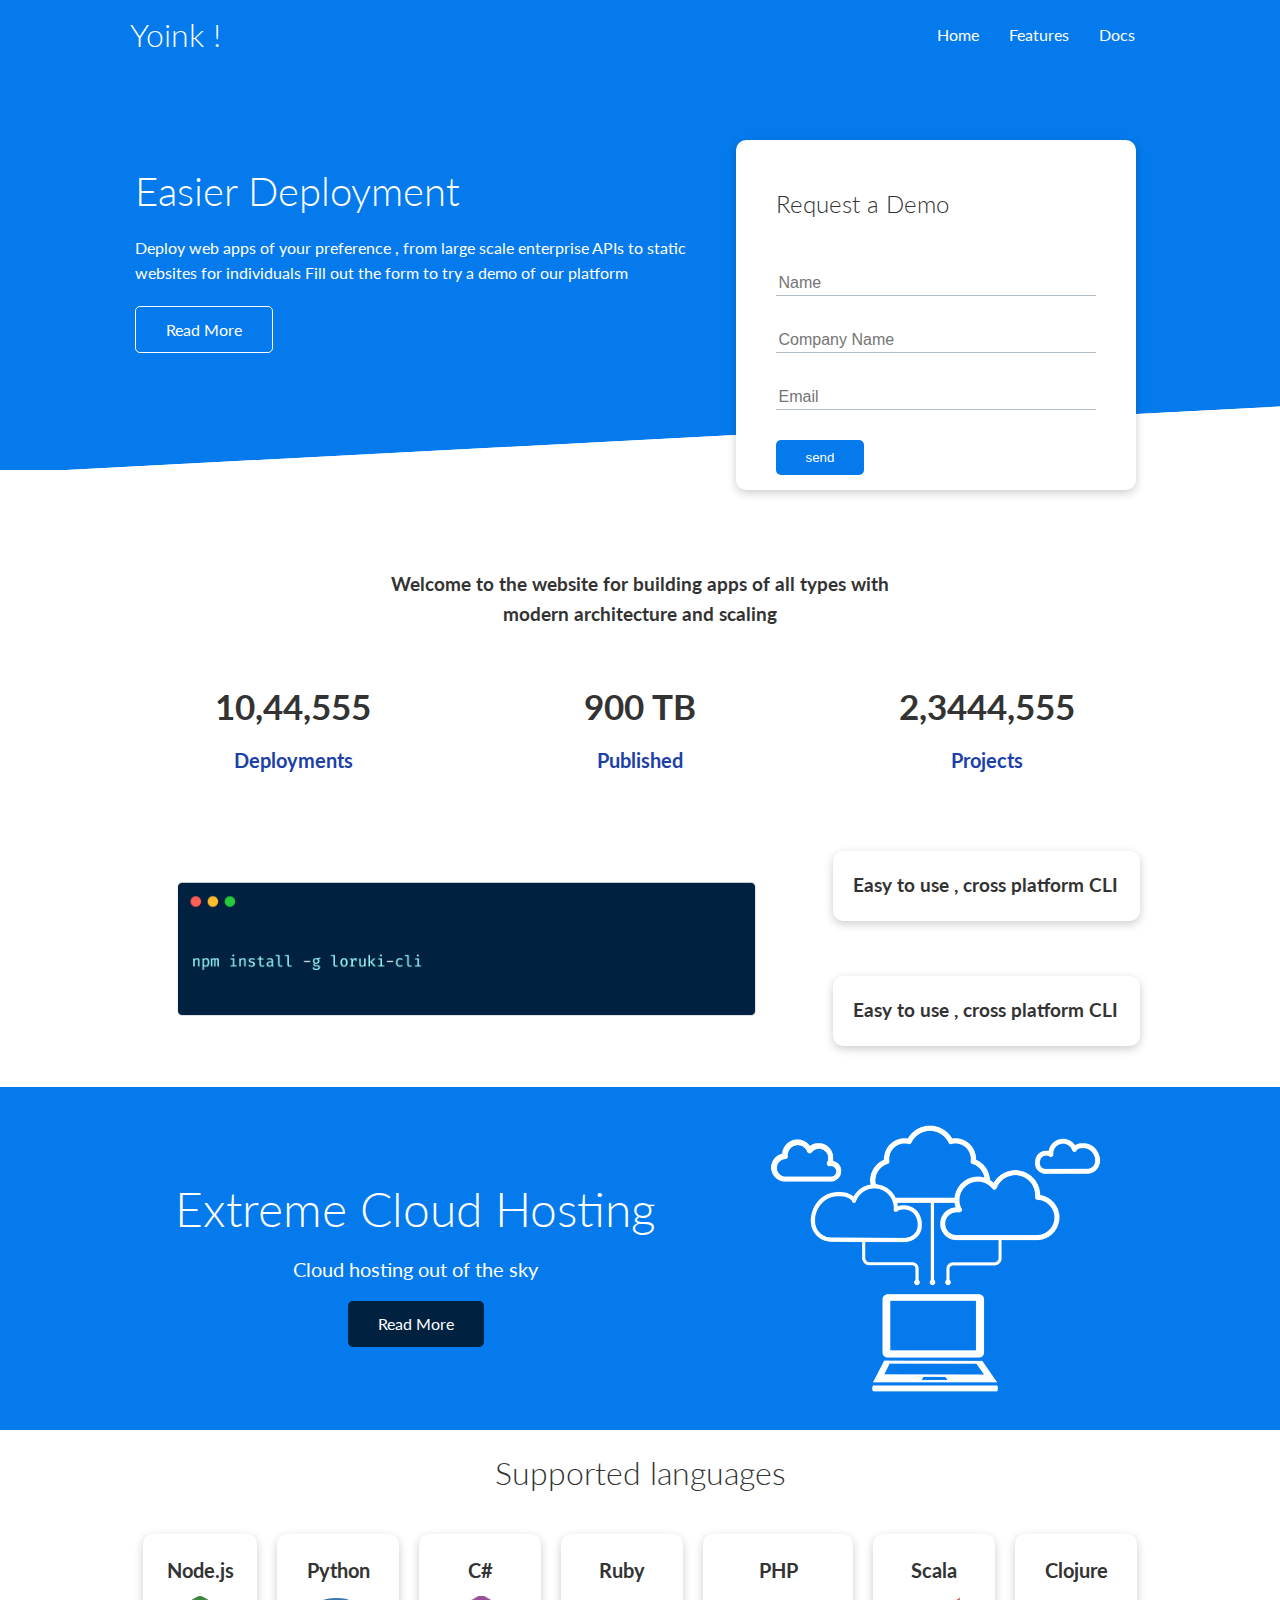
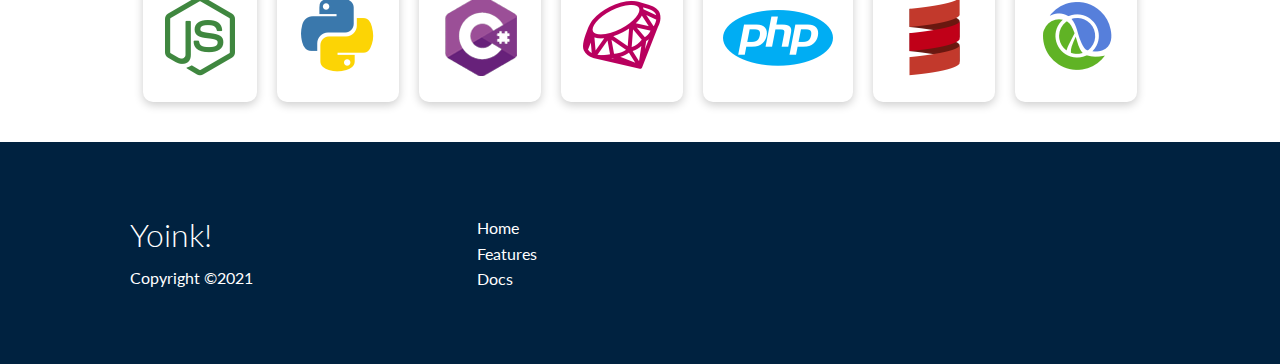
<file: index.html>
<!DOCTYPE html>
<html lang="en">
  <head>
    <meta charset="UTF-8" />
    <meta http-equiv="X-UA-Compatible" content="IE=edge" />
    <meta name="viewport" content="width=device-width, initial-scale=1.0" />
    <link
      rel="stylesheet"
      href="https://cdnjs.cloudflare.com/ajax/libs/font-awesome/6.0.0-beta2/css/all.min.css"
      integrity="sha512-YWzhKL2whUzgiheMoBFwW8CKV4qpHQAEuvilg9FAn5VJUDwKZZxkJNuGM4XkWuk94WCrrwslk8yWNGmY1EduTA=="
      crossorigin="anonymous"
      referrerpolicy="no-referrer"
    />
    <link rel="stylesheet" href="css/utilites.css" />
    <link rel="stylesheet" href="css/style.css" />
    <title>Yoink ! Cloud Hosting for everyone</title>
  </head>
  <body>
    <!-- navbar -->
    <div class="navbar">
      <div class="container flex">
        <h1 class="logo">Yoink !</h1>
        <nav>
          <ul>
            <li><a href="index.html">Home</a></li>
            <li><a href="features.html">Features</a></li>
            <li><a href="Docs.html">Docs</a></li>
          </ul>
        </nav>
      </div>
    </div>
    <!-- showcase -->
    <section class="showcase">
      <div class="container grid">
        <div class="showcase-text">
          <h1>Easier Deployment</h1>
          <p>
            Deploy web apps of your preference , from large scale enterprise
            APIs to static websites for individuals Fill out the form to try a
            demo of our platform
          </p>
          <a href="features.html" class="btn btn-outline">Read More</a>
        </div>
        <div class="showcase-form card">
          <h2>Request a Demo</h2>
          <form name="contact" method="POST"   netlify-honeypot="bot-field" data-netlify="true">
            <input type="hidden" name="form-name" value="contact">
            <p class="hidden">
              <label>Don’t fill this out if you’re human: <input name="bot-field" /></label>
            </p>
            <div class="form-control">
              <input type="text" name="name" placeholder="Name" required />
            </div>
            <div class="form-control">
              <input
                type="text"
                name="company"
                placeholder="Company Name"
                required
              />
            </div>
            <div class="form-control">
              <input type="email" name="email" placeholder="Email" required />
            </div>
            <input type="submit" value="send" class="btn btn-primary" />
          </form>
        </div>
      </div>
    </section>
    <!-- State -->
    <section class="stats">
        <div class="container">
            <h3 class="stats-heading text-center my-1">
                Welcome to the website for building apps of all
                types with modern architecture and scaling
            </h3>
            <div class="grid grid-3 text-center my-4">
                <div>
                    <i class="fas fa-server fa-3x"></i>
                        <h3>10,44,555</h3>
                        <p class="text-secondary">Deployments</p>
                </div>
                <div>
                    <i class="fas fa-upload fa-3x"></i>
                        <h3>900 TB</h3>
                        <p class="text-secondary">Published</p>
                </div>
                <div>
                    <i class="fas fa-project-diagram fa-3x"></i>
                        <h3>2,3444,555</h3>
                        <p class="text-secondary">Projects</p>
                </div>
            </div>
        </div>
    </section>
    <!-- cli -->
    <section class="cli">
        <div class="container grid">
            <img src="images/cli.png" alt="">
            <div class="card">
                <h3>Easy to use , cross platform CLI</h3>
            </div>
            <div class="card">
                <h3>Easy to use , cross platform CLI</h3>
            </div>
        </div>
    </section>
<!-- cloud -->
<section class="cloud bg-primary my-2 py-2">
    <div class="container grid">
        <div class="text-center">
            <h2 class="lg">Extreme Cloud Hosting</h2>
            <p class="lead my-1">Cloud hosting out of the sky</p>
            <a href="features.html" class="btn btn-dark">Read More</a>
        </div>
        <img src="images/cloud.png" alt="">
    </div>
</section>

<!-- languages -->
    <section class="languages">
        <h2 class="md text-center my-2">
            Supported languages
        </h2>
        <div class="container flex">
            <div class="card">
                <h4>Node.js</h4>
                <img src="images/logos/node.png" alt="">
            </div>
            <div class="card">
                <h4>Python</h4>
                <img src="images/logos/python.png" alt="">
              </div>
              <div class="card">
                <h4>C#</h4>
                <img src="images/logos/csharp.png" alt="">
              </div>
              <div class="card">
                <h4>Ruby</h4>
                <img src="images/logos/ruby.png" alt="">
              </div>
              <div class="card">
                <h4>PHP</h4>
                <img src="images/logos/php.png" alt="">
              </div>
              <div class="card">
                <h4>Scala</h4>
                <img src="images/logos/scala.png" alt="">
              </div>
              <div class="card">
                <h4>Clojure</h4>
                <img src="images/logos/clojure.png" alt="">
              </div>
            </div>           
        </div>       
    </section>
    <!-- footer -->
    <footer class="footer bg-dark py-5">
        <div class="container grid grid-3">
            <div>
                <h1>Yoink!</h1>
                <p>Copyright &copy;2021</p>
            </div>
            <nav>
                <ul>
                <li><a href="index.html">Home</a></li>
                <li><a href="features.html">Features</a></li>
                <li><a href="docs.html">Docs</a></li>
            </ul>
            </nav>
            <div class="social">
                <a href="#"><i class="fab fa-github fa-2x"></i></a>
                <a href="#"><i class="fab fa-facebook fa-2x"></i></a>
                <a href="#"><i class="fab fa-instagram fa-2x"></i></a>
                <a href="#"><i class="fab fa-twitter fa-2x"></i></a>
            </div>
        </div>
        
    </footer>
  </body>
</html>
</file>
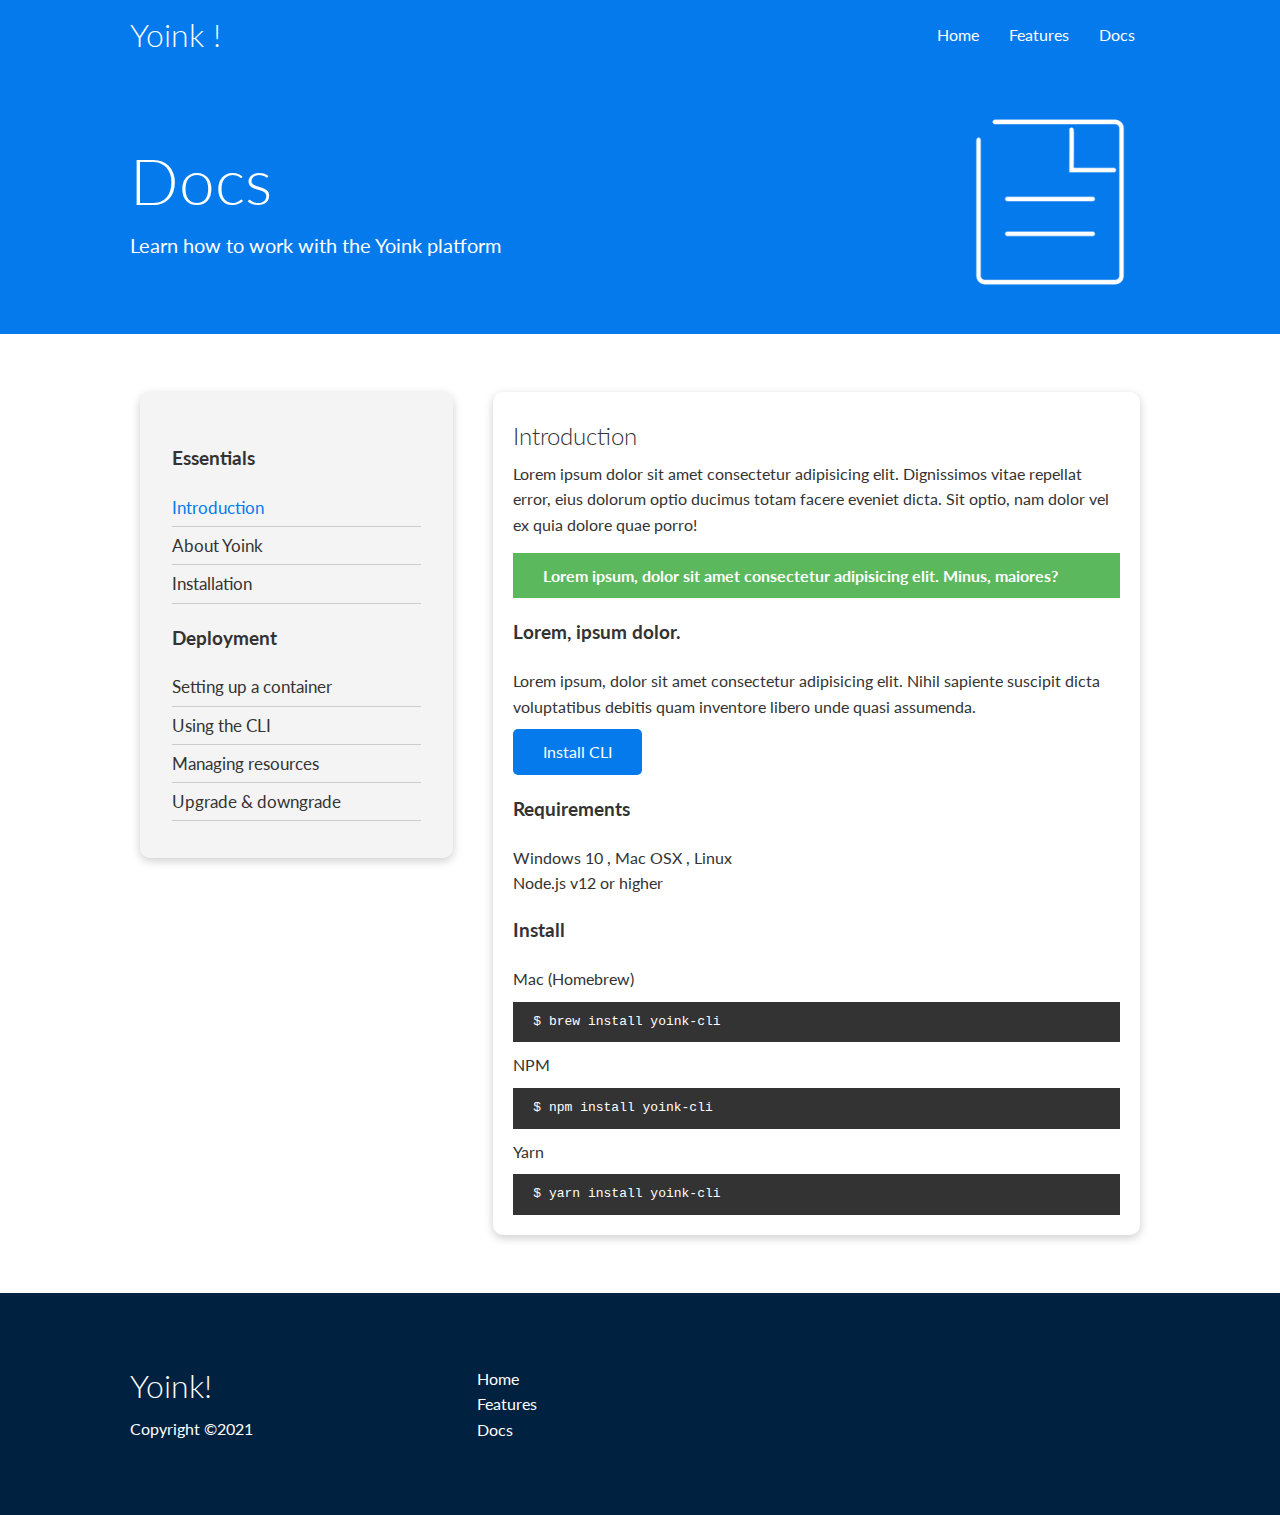
<file: docs.html>
<!DOCTYPE html>
<html lang="en">
  <head>
    <meta charset="UTF-8" />
    <meta http-equiv="X-UA-Compatible" content="IE=edge" />
    <meta name="viewport" content="width=device-width, initial-scale=1.0" />
    <link
      rel="stylesheet"
      href="https://cdnjs.cloudflare.com/ajax/libs/font-awesome/6.0.0-beta2/css/all.min.css"
      integrity="sha512-YWzhKL2whUzgiheMoBFwW8CKV4qpHQAEuvilg9FAn5VJUDwKZZxkJNuGM4XkWuk94WCrrwslk8yWNGmY1EduTA=="
      crossorigin="anonymous"
      referrerpolicy="no-referrer"
    />
    <link rel="stylesheet" href="css/utilites.css" />
    <link rel="stylesheet" href="css/style.css" />
    <title>Yoink ! Cloud Hosting for everyone</title>
  </head>
  <body>
    <!-- navbar -->
    <div class="navbar">
      <div class="container flex">
        <h1 class="logo">Yoink !</h1>
        <nav>
          <ul>
            <li><a href="index.html">Home</a></li>
            <li><a href="features.html">Features</a></li>
            <li><a href="Docs.html">Docs</a></li>
          </ul>
        </nav>
      </div>
    </div>

    <!-- head -->
    <section class="docs-head bg-primary py-3">
      <div class="container grid">
        <div>
          <h1 class="xl">Docs</h1>
          <p class="lead">Learn how to work with the Yoink platform</p>
        </div>
        <img src="images/docs.png" alt="" />
      </div>
    </section>

    <!-- docs main -->
    <section class="docs-main my-4">
      <div class="container grid">
        <div class="card bg-light p-3">
          <h3 class="my-2">Essentials</h3>
          <nav>
            <ul>
              <li><a href="#" class= "text-primary">Introduction</a></li>
              <li><a href="#">About Yoink</a></li>
              <li><a href="#">Installation</a></li>
            </ul>
          </nav>
          <h3 class="my-2">Deployment</h3>
          <nav>
            <ul>
              <li><a href="#">Setting up a container</a></li>
              <li><a href="#">Using the CLI</a></li>
              <li><a href="#">Managing resources</a></li>
              <li><a href="#">Upgrade & downgrade</a></li>
            </ul>
          </nav>
        </div>
        <div class="card">
            <h2>Introduction</h2>
            <p>Lorem ipsum dolor sit amet consectetur adipisicing elit. Dignissimos vitae repellat error, eius dolorum optio ducimus totam facere eveniet dicta. Sit optio, nam dolor vel ex quia dolore quae porro!</p>
            <div class="alert alert-success">
                <i class="fas fa-info"></i>
                 Lorem ipsum, dolor sit amet consectetur adipisicing elit. Minus, maiores?
            </div>

            <h3>Lorem, ipsum dolor.</h3>
            <p>Lorem ipsum, dolor sit amet consectetur adipisicing elit. Nihil sapiente suscipit dicta voluptatibus debitis quam inventore libero unde quasi assumenda.</p>
            <a href="" class="btn btn-primary">Install CLI</a>
            
            <h3>Requirements</h3>
            <ul>
                <li>Windows 10 , Mac OSX , Linux</li>
                <li>Node.js v12 or higher</li>
            </ul>

            <h3>Install</h3>
            <p>Mac (Homebrew)</p>
            <pre><code>$ brew install yoink-cli</code></pre>
            <p>NPM</p>
            <pre><code>$ npm install yoink-cli</code></pre>
            <p>Yarn</p>
            <pre><code>$ yarn install yoink-cli</code></pre>
        </div>
      </div>
    </section>

    <!-- footer -->
    <footer class="footer bg-dark py-5">
      <div class="container grid grid-3">
        <div>
          <h1>Yoink!</h1>
          <p>Copyright &copy;2021</p>
        </div>
        <nav>
          <ul>
            <li><a href="index.html">Home</a></li>
            <li><a href="features.html">Features</a></li>
            <li><a href="docs.html">Docs</a></li>
          </ul>
        </nav>
        <div class="social">
          <a href="#"><i class="fab fa-github fa-2x"></i></a>
          <a href="#"><i class="fab fa-facebook fa-2x"></i></a>
          <a href="#"><i class="fab fa-instagram fa-2x"></i></a>
          <a href="#"><i class="fab fa-twitter fa-2x"></i></a>
        </div>
      </div>
    </footer>
  </body>
</html>
</file>
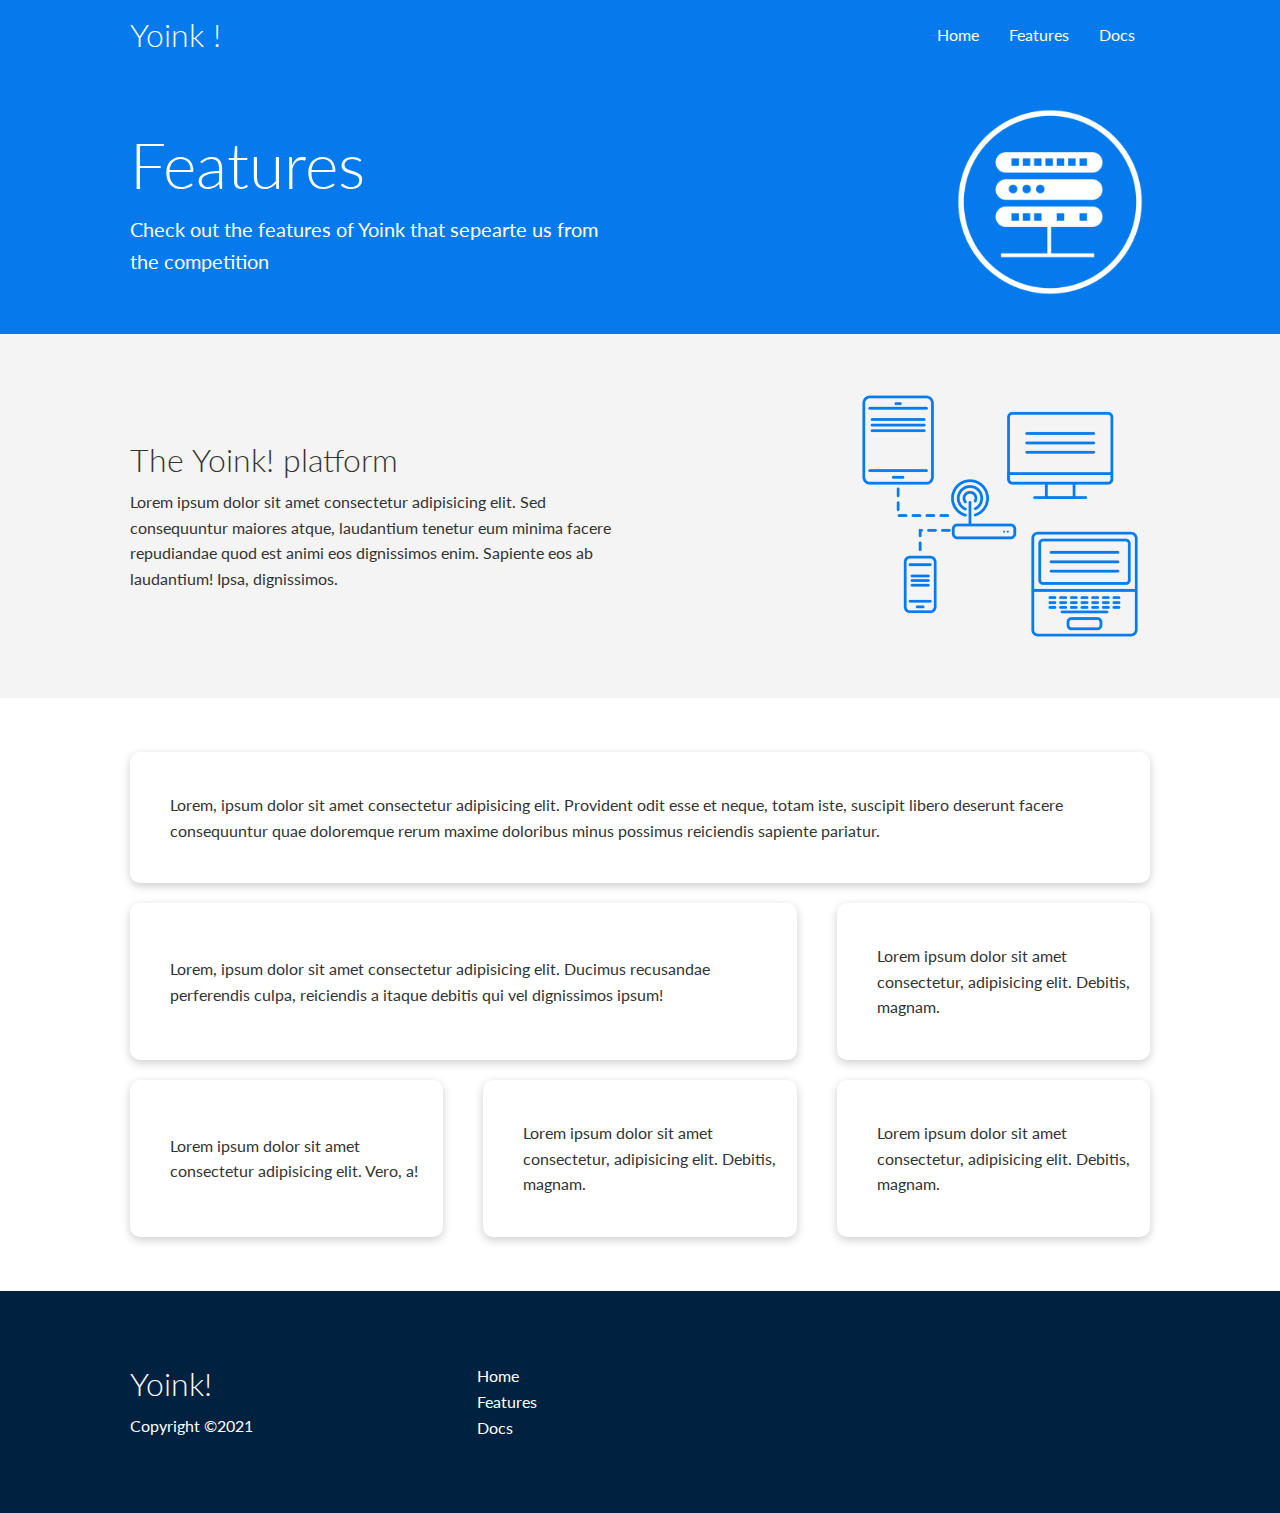
<file: features.html>
<!DOCTYPE html>
<html lang="en">
  <head>
    <meta charset="UTF-8" />
    <meta http-equiv="X-UA-Compatible" content="IE=edge" />
    <meta name="viewport" content="width=device-width, initial-scale=1.0" />
    <link
      rel="stylesheet"
      href="https://cdnjs.cloudflare.com/ajax/libs/font-awesome/6.0.0-beta2/css/all.min.css"
      integrity="sha512-YWzhKL2whUzgiheMoBFwW8CKV4qpHQAEuvilg9FAn5VJUDwKZZxkJNuGM4XkWuk94WCrrwslk8yWNGmY1EduTA=="
      crossorigin="anonymous"
      referrerpolicy="no-referrer"
    />
    <link rel="stylesheet" href="css/utilites.css" />
    <link rel="stylesheet" href="css/style.css" />
    <title>Yoink ! Cloud Hosting for everyone</title>
  </head>
  <body>
    <!-- navbar -->
    <div class="navbar">
      <div class="container flex">
        <h1 class="logo">Yoink !</h1>
        <nav>
          <ul>
            <li><a href="index.html">Home</a></li>
            <li><a href="features.html">Features</a></li>
            <li><a href="Docs.html">Docs</a></li>
          </ul>
        </nav>
      </div>
    </div>

    <!-- head -->
    <section class="features-head bg-primary py-3">
      <div class="container grid">
        <div>
          <h1 class="xl">Features</h1>
          <p class="lead">
            Check out the features of Yoink that sepearte us from the
            competition
          </p>
        </div>
        <img src="images/server.png" alt="" />
      </div>
    </section>

    <!-- sub head -->
    <section class="features-sub-head bg-light py-3">
        <div class="container grid">
            <div>
              <h1 class="md">The Yoink! platform</h1>
              <p>
                Lorem ipsum dolor sit amet consectetur adipisicing elit. Sed consequuntur maiores atque, laudantium tenetur eum minima facere repudiandae quod est animi eos dignissimos enim. Sapiente eos ab laudantium! Ipsa, dignissimos.

              </p>
            </div>
            <img src="images/server2.png" alt="" />
          </div>
    </section>
    <!-- features main  -->
    <section class="features-main my-2">
        <div class="container grid grid-3">
            <div class="card flex">
                <i class="fas fa-server fa-3x"></i>
                <p>Lorem, ipsum dolor sit amet consectetur adipisicing elit. Provident odit esse et neque, totam iste, suscipit libero deserunt facere consequuntur quae doloremque rerum maxime doloribus minus possimus reiciendis sapiente pariatur.

                </p>
            </div>
            <div class="card flex">
                <i class="fas fa-network-wired fa-3x"></i>
                <p>
                    Lorem, ipsum dolor sit amet consectetur adipisicing elit. Ducimus
                    recusandae perferendis culpa, reiciendis a itaque debitis qui vel
                    dignissimos ipsum!
                </p>
            </div>
            <div class="card flex">
                <i class="fas fa-laptop-code fa-3x"></i>
                <p>
                    Lorem ipsum dolor sit amet consectetur, adipisicing elit. Debitis,
                    magnam.
                </p>
            </div>
            <div class="card flex">
                <i class="fas fa-database fa-3x"></i>
                <p>
                    Lorem ipsum dolor sit amet consectetur adipisicing elit. Vero, a!
                </p>
            </div>
            <div class="card flex">
                <i class="fas fa-power-off fa-3x"></i>
                <p>
                    Lorem ipsum dolor sit amet consectetur, adipisicing elit. Debitis,
                    magnam.
                </p>
            </div>
            <div class="card flex">
                <i class="fas fa-upload fa-3x"></i>
                <p>
                    Lorem ipsum dolor sit amet consectetur, adipisicing elit. Debitis,
                    magnam.
                </p>
            </div>
        </div>
    </section>
    <!-- footer -->
    <footer class="footer bg-dark py-5">
      <div class="container grid grid-3">
        <div>
          <h1>Yoink!</h1>
          <p>Copyright &copy;2021</p>
        </div>
        <nav>
          <ul>
            <li><a href="index.html">Home</a></li>
            <li><a href="features.html">Features</a></li>
            <li><a href="docs.html">Docs</a></li>
          </ul>
        </nav>
        <div class="social">
          <a href="#"><i class="fab fa-github fa-2x"></i></a>
          <a href="#"><i class="fab fa-facebook fa-2x"></i></a>
          <a href="#"><i class="fab fa-instagram fa-2x"></i></a>
          <a href="#"><i class="fab fa-twitter fa-2x"></i></a>
        </div>
      </div>
    </footer>
  </body>
</html>
</file>
<file: css/utilites.css>
/* utilites */
.container{
    max-width: 1100px;
    margin: 0 auto;
    overflow: auto;
    padding: 0 40px;
}

.card{
    background-color: #fff;
    color: #333;
    border-radius: 10px;
    box-shadow: 0 3px 10px rgb(0,0,0,0.2);
    padding: 20px;
    margin: 10px;

}

.text-center{
    text-align: center;
}

/* alert */
.alert{
    background: var(--light-color);
    padding: 10px 20px;
    font-weight: bold;
    margin: 15px 0;
}
.alert i{
    margin-right: 10px;
}
.alert-success{
    background: var(--success-color);
    color: #fff;
}
.alert-error{
    background: var(--error-color);
    color: #fff;
}
.flex{
    display: flex;
    justify-content: center;
    align-items: center;
    height: 100%;
}

.grid{
    display: grid;
    grid-template-columns: repeat(2,1fr);
    gap : 20px;
    justify-content: center;
    align-items: center;
}

.grid-3{
    grid-template-columns: repeat(3,1fr);
}
.btn{
    display: inline-block;
    padding: 10px 30px; 
    cursor: pointer;
    background-color: #047aed;
    color: #fff;
    border: none;
    border-radius: 5px;  
}
.btn-outline{
    background-color: transparent;
    border: 1px #fff solid;
}

.btn:hover{
    transform: scale(0.98);
}

/* Backgrounds & colored buttons */
.bg-primary , .btn-primary{
    background-color: var(--primary-color);
    color: #fff;
}
.bg-secondary , .btn-secondary{
    background-color: var(--secondary-color);
    color: #fff;
}
.bg-dark , .btn-dark{
    background-color: var(--dark-color);
    color: #fff;
}
.bg-light , .btn-light{
    background-color: var(--light-color);
    color: #333;
}

.bg-primary a, .btn-primary a,.bg-secondary a, .btn-secondary a,
.bg-dark a, .btn-dark a{
    color: #fff;
}

/* Text color */
.text-primary{
    color: var(--primary-color);
}
.text-secondary{
    color: var(--secondary-color);
}
.text-dark{
    color: var(--dark-color);
}
.text-light{
    color: var(--light-color);
}

.bg-primary a, .btn-primary a,.bg-secondary a, .btn-secondary a,
.bg-dark a, .btn-dark a{
    color: #fff;
}
/* Text sizes */
.lead{
    font-size: 20px;
}
.sm{
    font-size: 1rem;
}
.md{
    font-size: 2rem;
}
.lg{
    font-size: 3rem;
}
.xl{
    font-size: 4rem ;
}
/* Margin */
.my-1{
    margin: 1rem 0;
}
.my-2{
    margin: 1.5rem 0;
}
.my-3{
    margin: 2rem 0;
}
.my-4{
    margin: 3rem 0;
}
.my-5{
    margin: 4rem 0;
}
.m-1{
    margin: 1rem ;
}
.m-2{
    margin: 1.5rem ;
}
.m-3{
    margin: 2rem ;
}
.m-4{
    margin: 3rem ;
}
.m-5{
    margin: 4rem ;
}

/* paddding */
.py-1{
    padding: 1rem 0;
}
.py-2{
    padding: 1.5rem 0;
}
.py-3{
    padding: 2rem 0;
}
.py-4{
    padding: 3rem 0;
}
.py-5{
    padding: 4rem 0;
}
.p-1{
    padding: 1rem ;
}
.p-2{
    padding: 1.5rem ;
}
.p-3{
    padding: 2rem ;
}
.p-4{
    padding: 3rem ;
}
.p-5{
    padding: 4rem ;
}
</file>
<file: css/style.css>
@import url('https://fonts.googleapis.com/css2?family=Lato:wght@300&display=swap');

:root {
  --primary-color: #047aed;
  --secondary-color: #1c3fa8;
  --dark-color: #002240;
  --light-color: #f4f4f4;
  --success-color: #5cb85c;
  --error-color: #d9534f;
}

* {
  box-sizing: border-box;
  padding: 0;
  margin: 0;
}

body {
  font-family: 'Lato', sans-serif;
  color: #333;
  line-height: 1.6;
}

ul {
  list-style-type: none;
}

a {
  text-decoration: none;
  color: #333;
}

h1,
h2 {
  font-weight: 300;
  line-height: 1.2;
  margin: 10px 0;
}

p {
  margin: 10px 0;
}

img {
  width: 100%;
}

code,
pre {
  background: #333;
  color: #fff;
  padding: 10px;
}

.hidden {
  visibility: hidden;
  height: 0;
}

/* Navbar */
.navbar {
  background-color: var(--primary-color);
  color: #fff;
  height: 70px;
}

.navbar ul {
  display: flex;
}

.navbar a {
  color: #fff;
  padding: 10px;
  margin: 0 5px;
}

.navbar a:hover {
  border-bottom: 2px #fff solid;
}

.navbar .flex {
  justify-content: space-between;
}

/* Showcase */
.showcase {
  height: 400px;
  background-color: var(--primary-color);
  color: #fff;
  position: relative;
}

.showcase h1 {
  font-size: 40px;
}

.showcase p {
  margin: 20px 0;
}

.showcase .grid {
  overflow: visible;
  grid-template-columns: 55% auto;
  gap: 30px;
}

.showcase-text {
  animation: slideInFromLeft 1s ease-in;
}

.showcase-form {
  position: relative;
  top: 60px;
  height: 350px;
  width: 400px;
  padding: 40px;
  z-index: 100;
  justify-self: flex-end;
  animation: slideInFromRight 1s ease-in;
}

.showcase-form .form-control {
  margin: 30px 0;
}

.showcase-form input[type='text'],
.showcase-form input[type='email'] {
  border: 0;
  border-bottom: 1px solid #b4becb;
  width: 100%;
  padding: 3px;
  font-size: 16px;
}

.showcase-form input:focus {
  outline: none;
}

.showcase::before,
.showcase::after {
  content: '';
  position: absolute;
  height: 100px;
  bottom: -70px;
  right: 0;
  left: 0;
  background: #fff;
  transform: skewY(-3deg);
  -webkit-transform: skewY(-3deg);
  -moz-transform: skewY(-3deg);
  -ms-transform: skewY(-3deg);
}

/* Stats */
.stats {
  padding-top: 100px;
  animation: slideInFromBottom 1s ease-in;
}

.stats-heading {
  max-width: 500px;
  margin: auto;
}

.stats .grid h3 {
  font-size: 35px;
}

.stats .grid p {
  font-size: 20px;
  font-weight: bold;
}

/* Cli */
.cli .grid {
  grid-template-columns: repeat(3, 1fr);
  grid-template-rows: repeat(2, 1fr);
}

.cli .grid > *:first-child {
  grid-column: 1 / span 2;
  grid-row: 1 / span 2;
}

/* Cloud */
.cloud .grid {
  grid-template-columns: 4fr 3fr;
}

/* Languages */

.languages .flex {
  flex-wrap: wrap;
}

.languages .card {
  text-align: center;
  margin: 18px 10px 40px;
  transition: transform 0.2s ease-in;
}

.languages .card h4 {
  font-size: 20px;
  margin-bottom: 10px;
}

.languages .card:hover {
  transform: translateY(-15px);
}

/* Features */
.features-head img,
.docs-head img {
  width: 200px;
  justify-self: flex-end;
}

.features-sub-head img {
  width: 300px;
  justify-self: flex-end;
}

.features-main .card > i {
  margin-right: 20px;
}

.features-main .grid {
  padding: 30px;
}

.features-main .grid > *:first-child {
  grid-column: 1 / span 3;
}

.features-main .grid > *:nth-child(2) {
  grid-column: 1 / span 2;
}

/* Docs */
.docs-main h3 {
  margin: 20px 0;
}

.docs-main .grid {
  grid-template-columns: 1fr 2fr;
  align-items: flex-start;
}

.docs-main nav li {
  font-size: 17px;
  padding-bottom: 5px;
  margin-bottom: 5px;
  border-bottom: 1px #ccc solid;
}

.docs-main a:hover {
  font-weight: bold;
}

/* Footer */
.footer .social a {
  margin: 0 10px;
}

.fa-github:hover {
  color: #000000;
}

.fa-facebook:hover {
  color: #1773EA;
}

.fa-instagram:hover {
  color: #B32E87;
}

.fa-twitter:hover {
  color: #1C9CEA;
}

/* Animations */
@keyframes slideInFromLeft {
  0% {
    transform: translateX(-100%);
  }

  100% {
    transform: translateX(0);
  }
}

@keyframes slideInFromRight {
  0% {
    transform: translateX(100%);
  }

  100% {
    transform: translateX(0);
  }
}

@keyframes slideInFromTop {
  0% {
    transform: translateY(-100%);
  }

  100% {
    transform: translateX(0);
  }
}

@keyframes slideInFromBottom {
  0% {
    transform: translateY(100%);
  }

  100% {
    transform: translateX(0);
  }
}

/* Tablets and under */
@media (max-width: 768px) {
  .grid,
  .showcase .grid,
  .stats .grid,
  .cli .grid,
  .cloud .grid,
  .features-main .grid,
  .docs-main .grid {
    grid-template-columns: 1fr;
    grid-template-rows: 1fr;
  }

  .showcase {
    height: auto;
  }

  .showcase-text {
    text-align: center;
    margin-top: 40px;
    animation: slideInFromTop 1s ease-in;
  }

  .showcase-form {
    justify-self: center;
    margin: auto;
    animation: slideInFromBottom 1s ease-in;
  }

  .cli .grid > *:first-child {
    grid-column: 1;
    grid-row: 1;
  }

  .features-head,
  .features-sub-head,
  .docs-head {
    text-align: center;
  }

  .features-head img,
  .features-sub-head img,
  .docs-head img {
    justify-self: center;
  }

  .features-main .grid > *:first-child,
  .features-main .grid > *:nth-child(2) {
    grid-column: 1;
  }
}

/* Mobile */
@media (max-width: 500px) {
  .navbar {
    height: 110px;
  }

  .navbar .flex {
    flex-direction: column;
  }

  .navbar ul {
    padding: 10px;
    background-color: rgba(0, 0, 0, 0.1);
  }
  
  .showcase-form {
    width: 300px;
  }
}
</file>
